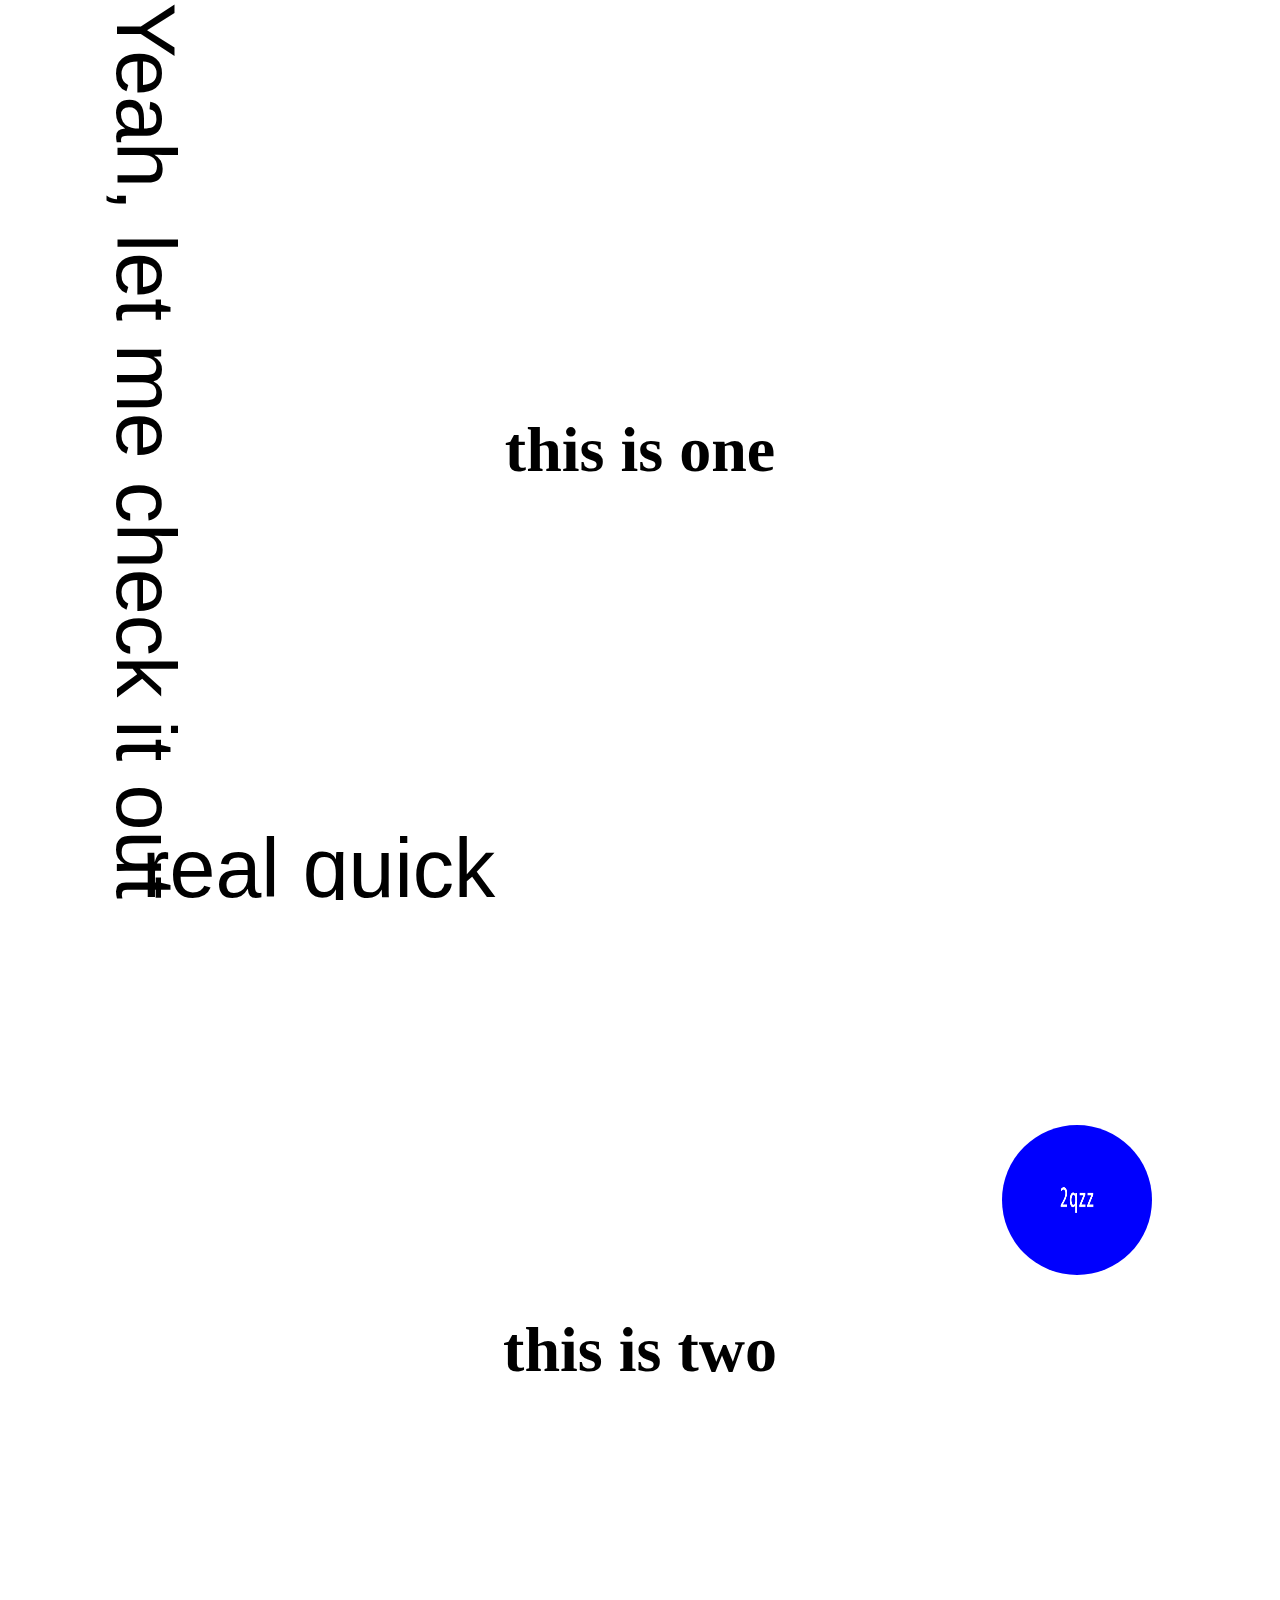
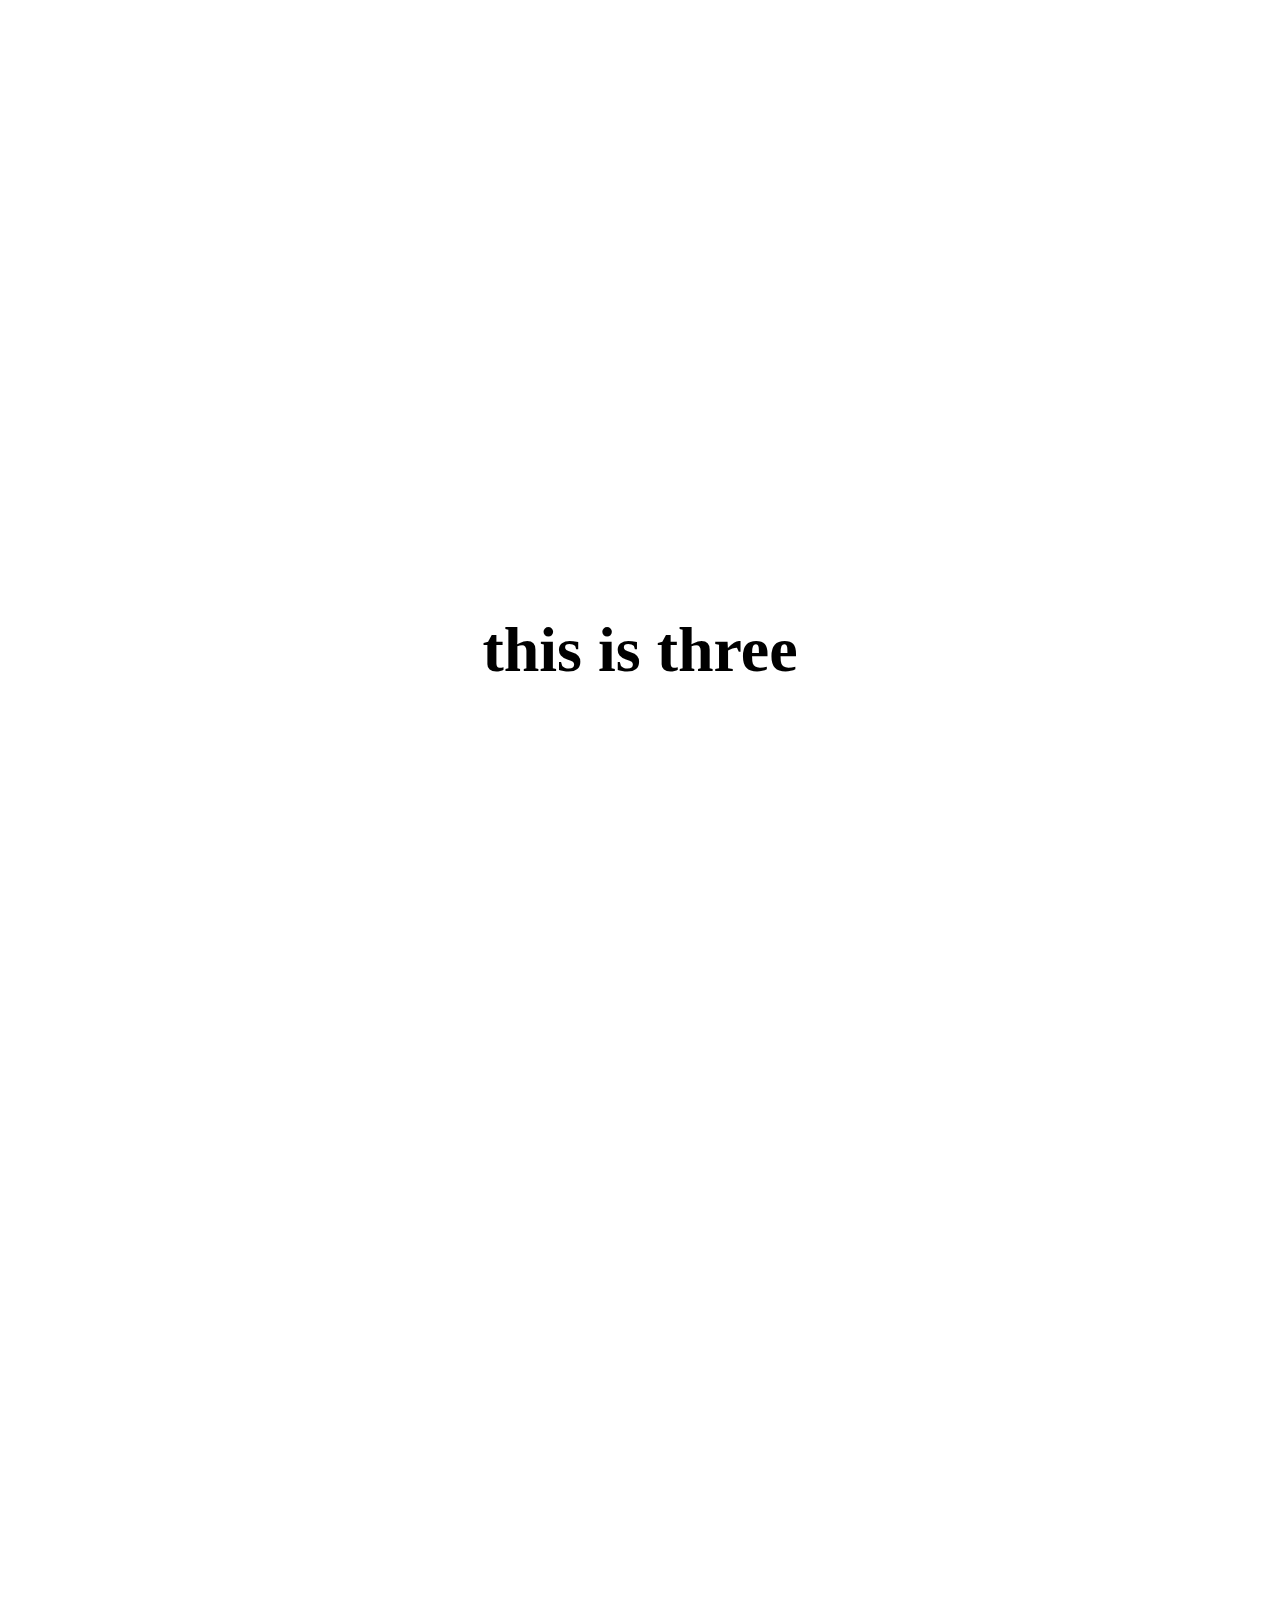
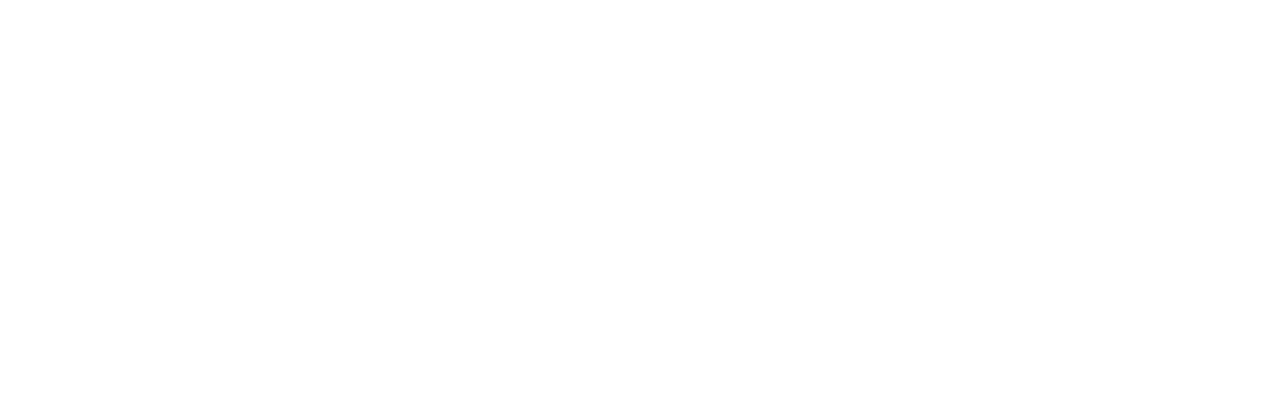
<file: practice1/index.html>
<!DOCTYPE html>
<html lang="en">
<head>
    <meta charset="UTF-8">
    <meta name="viewport" content="width=device-width, initial-scale=1.0">
    <title>Document</title>
    <link rel="stylesheet" href="./main.css">
</head>
<body>

    <section>
        <h1 class="anim">this is one</h1>
    </section>
    <section>
        <img src="2qzz.jpg" >
        <h1 class="anim">this is two</h1>
    </section>
    <section>
        <h1 class="anim">this is three</h1>
    </section>
    <svg viewBox="0 0 382 327" xmlns="http://www.w3.org/2000/svg">
        <path id="our-text" fill="#fff" d="M1 1V326H381V1H18" />

        <text y="40" font-size="30" font-family="Montserrat,Arial">
            <textPath id="text-path" class="text" href="#our-text">
                Yeah, let me check it out real quick
            </textPath>
        </text>
    </svg>
        
    <script>
        var textPath = document.getElementById("text-path");
        function updateTextPathOffset(value){
            textPath.setAttribute("startOffset",value);
        }
        function onScroll(){
            requestAnimationFrame(function(){
                //利用scrollY
                updateTextPathOffset(window.scrollY * 1.5);
            })
        }
        window.addEventListener("scroll",onScroll);

        const titles = document.querySelectorAll(".anim");
        observer = new IntersectionObserver((entries)=>{
            entries.forEach(entry=>{
                console.log(entry);
                if(entry.isIntersecting){
                    entry.target.classList.add('animate');
                }else{
                    entry.target.classList.remove('animate');
                }                                                               
            })
        })
        titles.forEach(title=>{
            observer.observe(title);
        })
    </script>
</body>
</html>
</file>
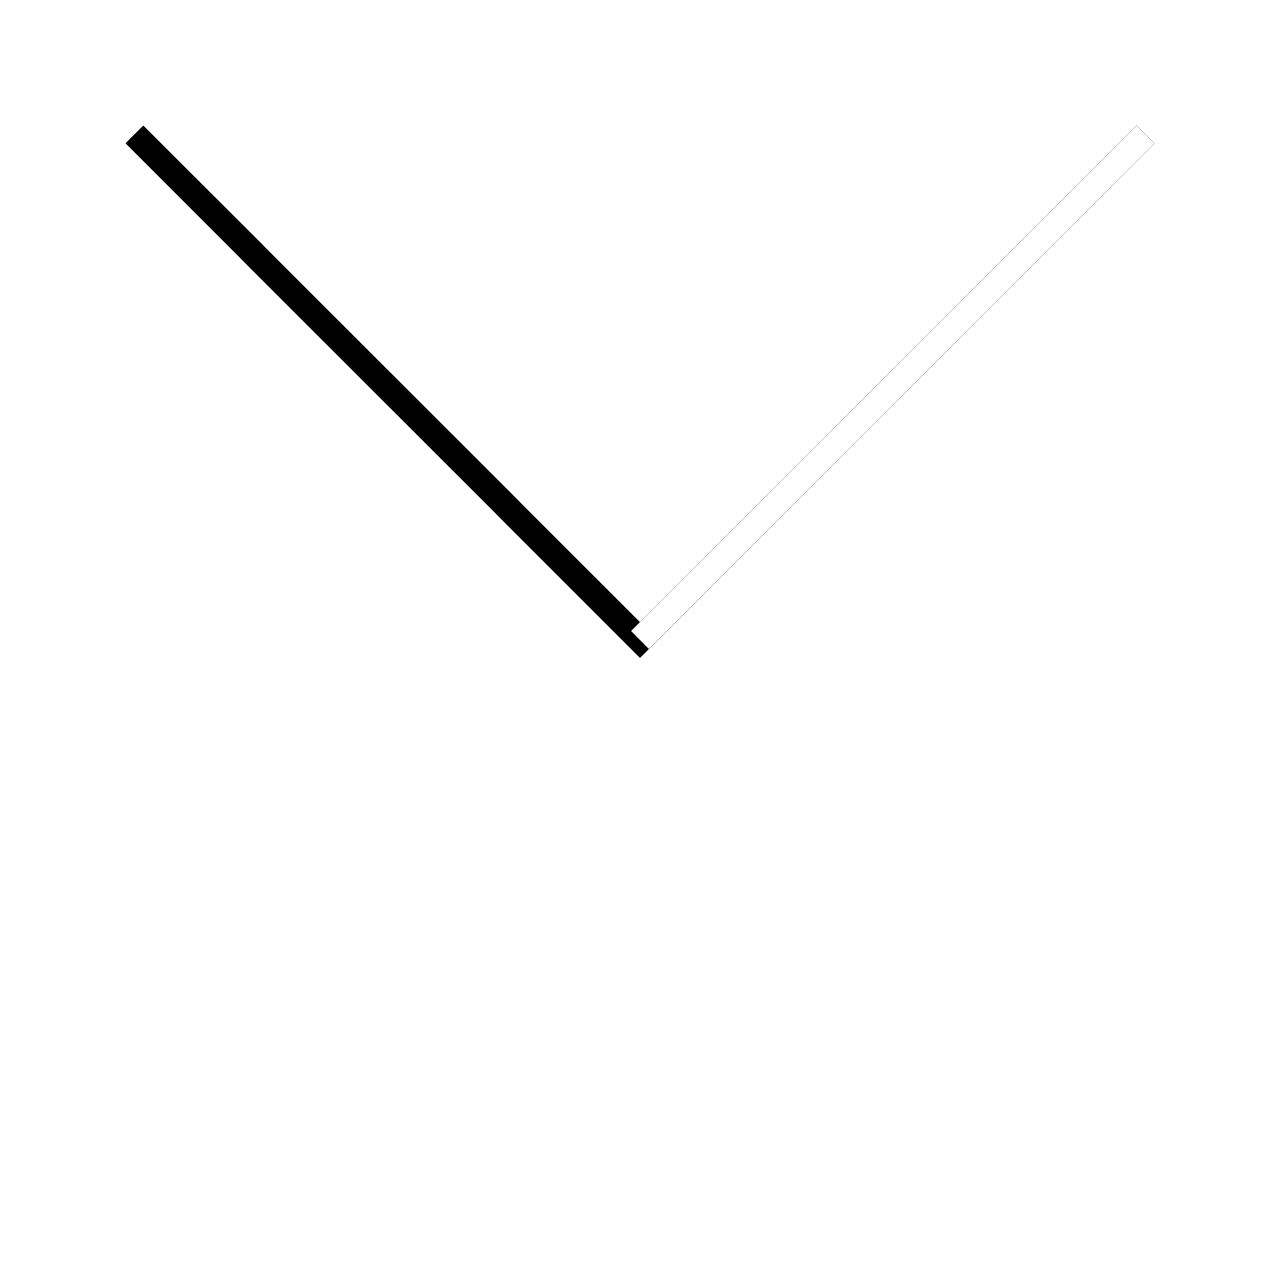
<file: demo.html>
<!DOCTYPE html>
<html lang="en">
<head>
    <meta charset="UTF-8">
    <meta name="viewport" content="width=device-width, initial-scale=1.0">
    <title>Document</title>
</head>
<body>
    <svg xmlns="http://www.w3.org/2000/svg" viewBox="0 0 500 500">
        <defs>
          <mask id="pathMask">
            <rect x="0" y="0" width="100%" height="100%" fill="white" />
            <path d="M250 250 L450 50" stroke="black" stroke-width="10" fill="none" stroke-dasharray="500" stroke-dashoffset="0">
              <!-- <animate attributeName="stroke-dashoffset" dur="5s" repeatCount="indefinite" values="0; -500" /> -->
            </path>
          </mask>
        </defs>
        
        <path d="M50 50 L250 250 L450 50" stroke="black" stroke-width="10" fill="none" mask="url(#pathMask)" />
      </svg>
</body>
</html>
</file>
<file: practice1/main.css>
body{
    height: 400vh;
    margin: 0;
}
img{
    width: 150px;
    height: 150px;
    border-radius: 50%;
    position: absolute;
    right: 10%;
    top: 25%;
}

section {
    width: 100%;
    height: 100vh;
    display: grid;
    place-content: center;
    position: relative;
    z-index: 2;
}

svg{
    width: 100%;
    height: 100vh;
    position: fixed;
    top: 0;
    z-index: -1;
}

h1{
    font-size: 4em;
}

.animate {
    animation: reveal 1s forwards;
}

@keyframes reveal{
    from{
        opacity: 0;
        transform: translateX(-180px);
    }
    to{
        opacity: 1;
        transform: translateX(0px);
    }
}
</file>
